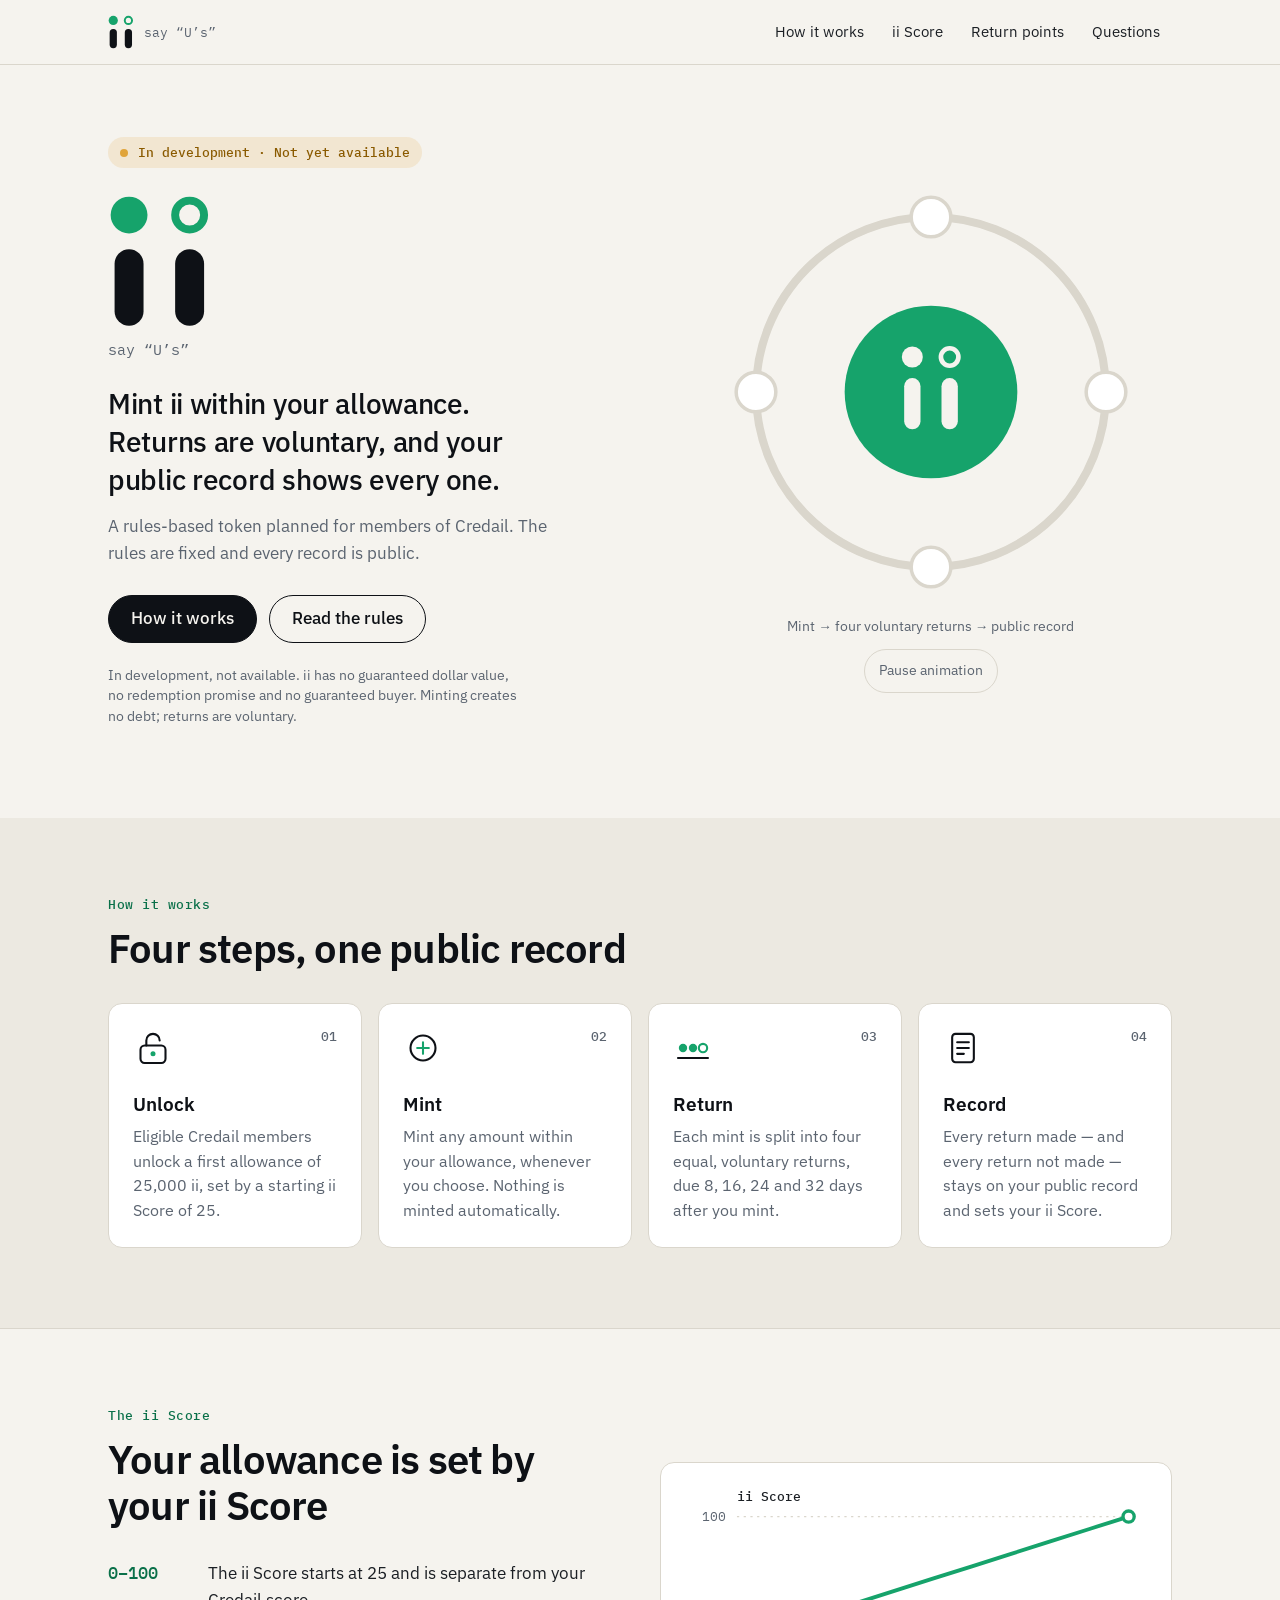
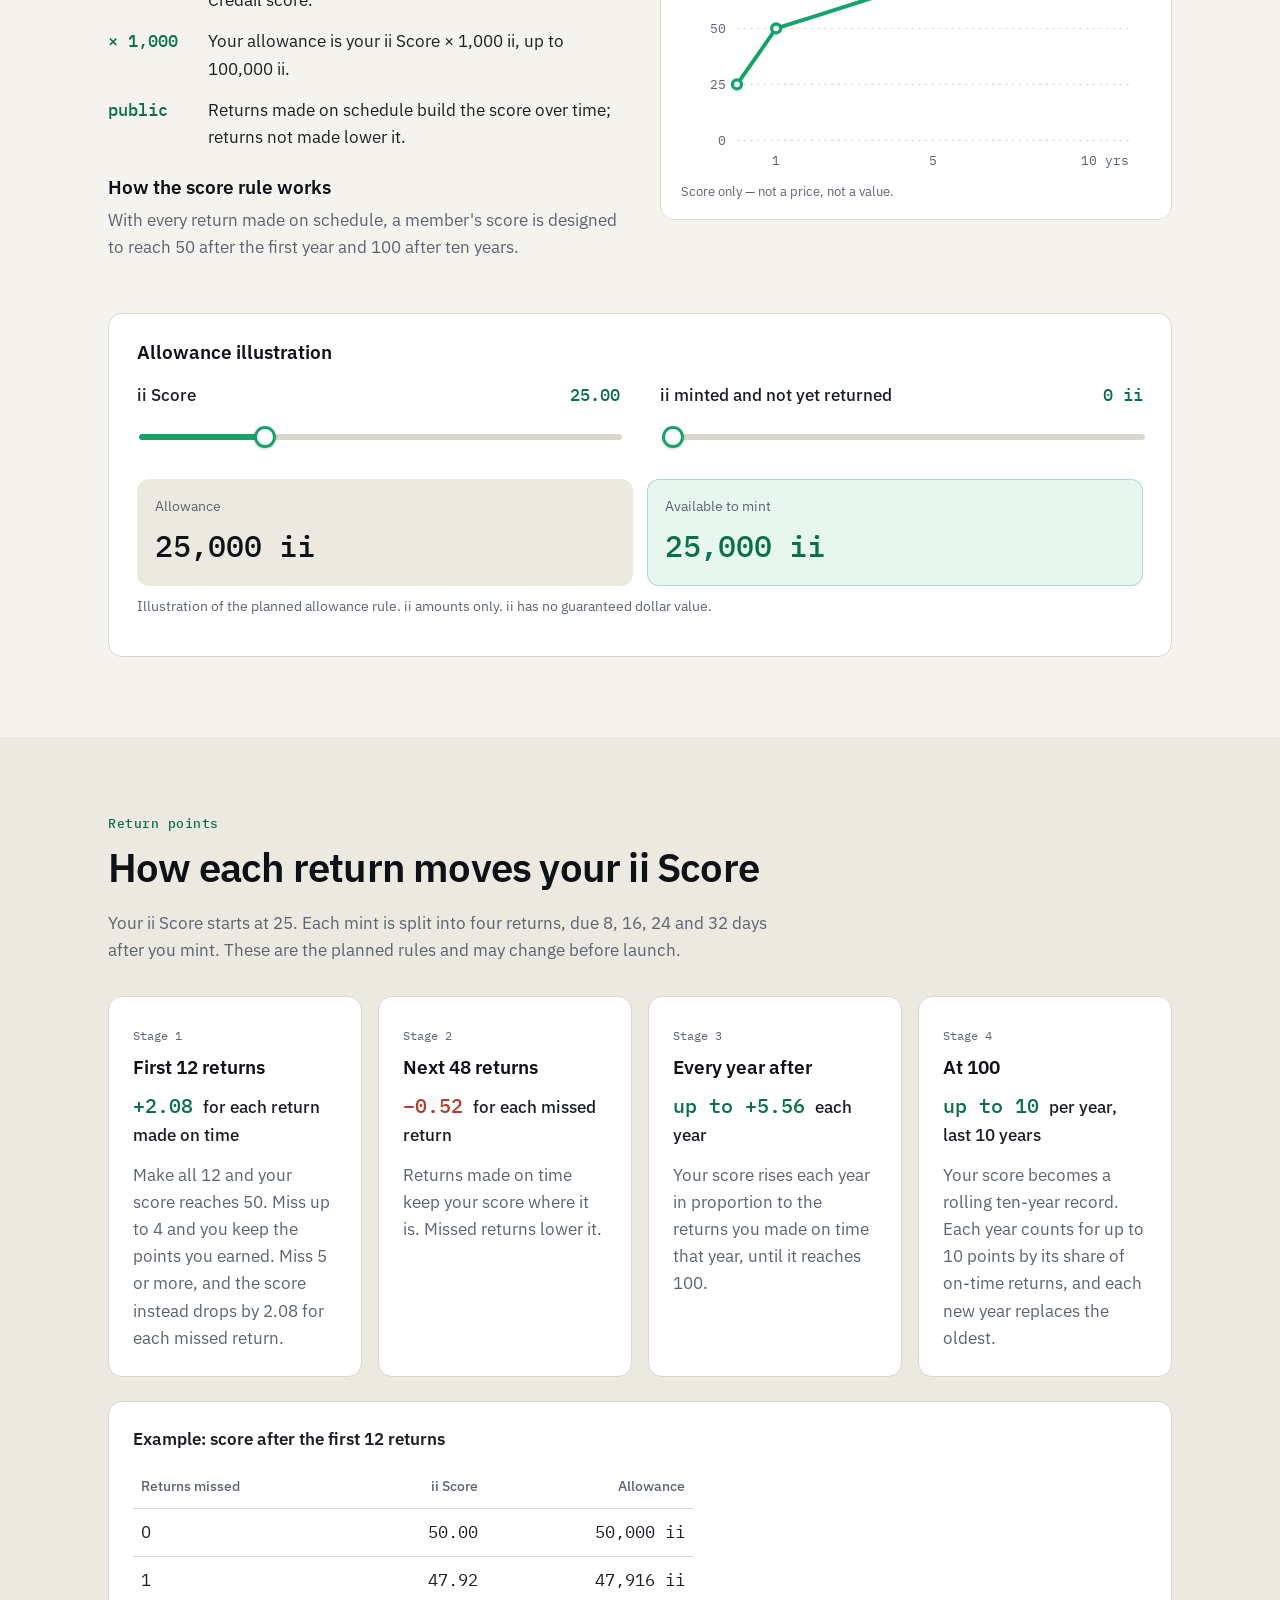
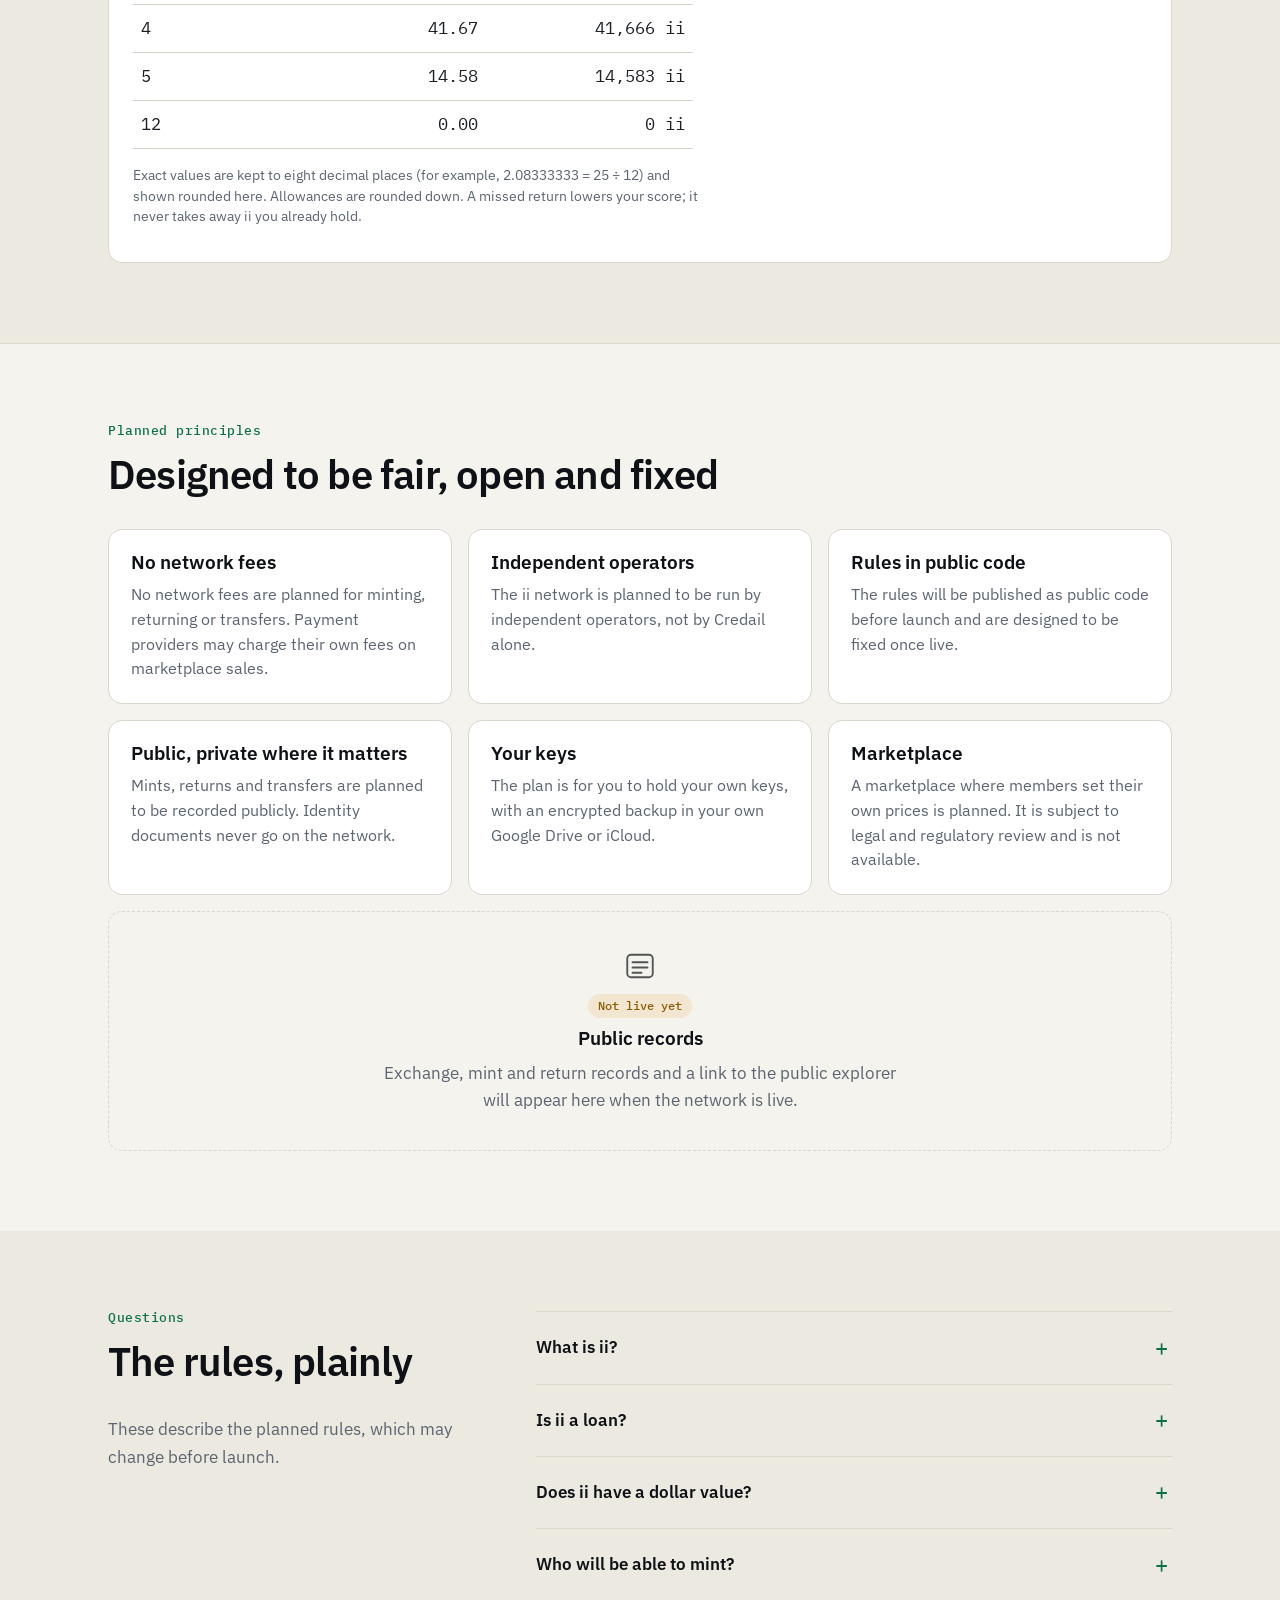
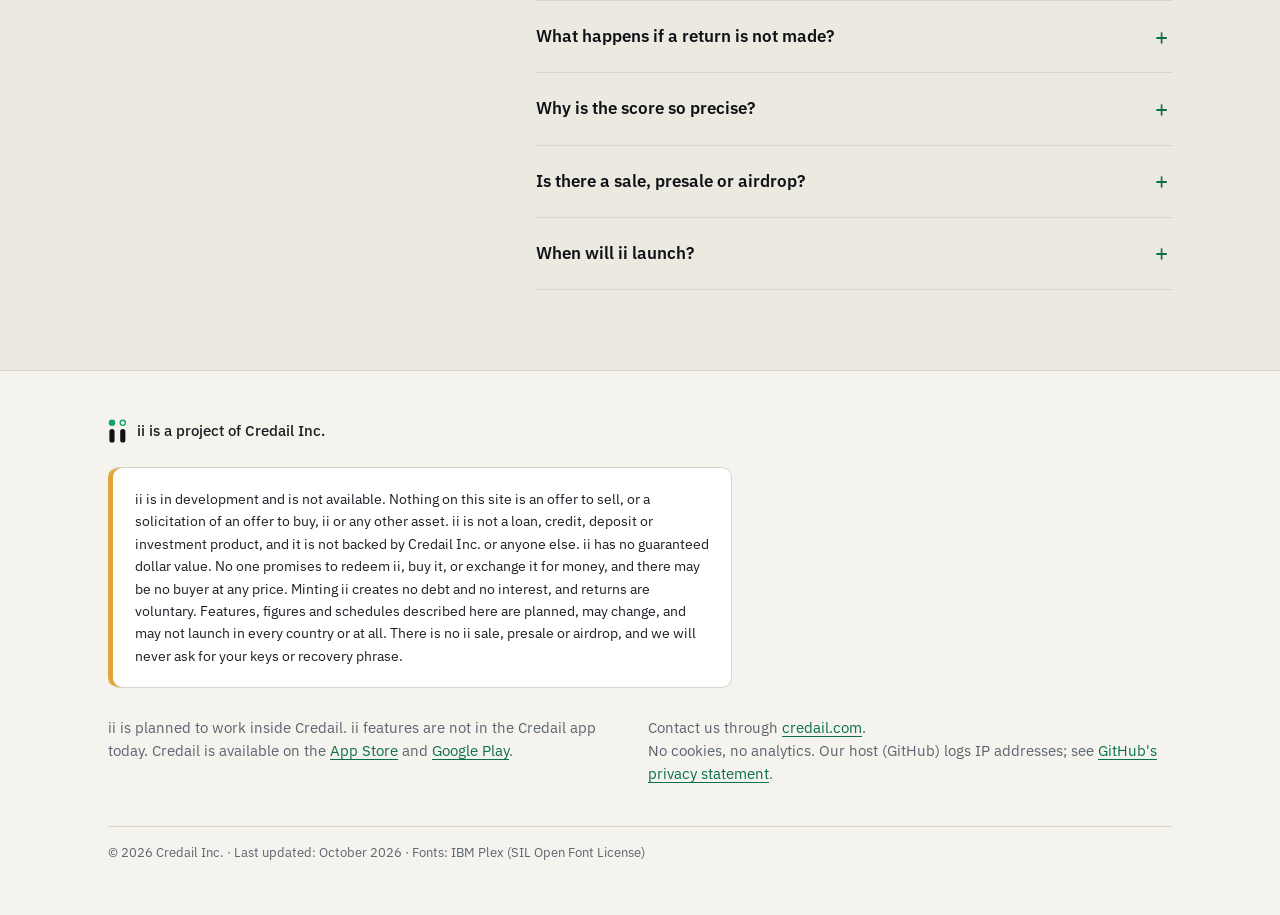
<file: index.html>
<!doctype html>
<html lang="en">
<head>
<meta charset="utf-8">
<meta name="viewport" content="width=device-width, initial-scale=1">
<meta http-equiv="Content-Security-Policy" content="default-src 'none'; script-src 'self'; style-src 'self'; img-src 'self' data:; font-src 'self'; connect-src 'none'; base-uri 'self'; form-action 'none'; object-src 'none'; upgrade-insecure-requests">
<meta name="referrer" content="strict-origin-when-cross-origin">
<meta name="robots" content="noindex,nofollow">
<title>ii — a rules-based token planned for Credail members</title>
<meta name="description" content="ii (say “U’s”) is a rules-based token in development for members of Credail. Mint within your allowance; returns are voluntary; every record is public. Not available yet.">
<link rel="canonical" href="https://ii.money/">
<meta property="og:type" content="website">
<meta property="og:url" content="https://ii.money/">
<meta property="og:title" content="ii · In development">
<meta property="og:description" content="A rules-based token planned for members of Credail. Not available yet.">
<meta property="og:image" content="https://ii.money/assets/img/og.png">
<meta name="twitter:card" content="summary_large_image">
<meta name="theme-color" content="#F5F3EE" media="(prefers-color-scheme: light)">
<meta name="theme-color" content="#0E1116" media="(prefers-color-scheme: dark)">
<link rel="icon" href="favicon.svg" type="image/svg+xml">
<link rel="icon" href="favicon-32.png" sizes="32x32" type="image/png">
<link rel="apple-touch-icon" href="apple-touch-icon.png">
<link rel="preload" href="assets/fonts/ibm-plex-sans-latin-400-normal.woff2" as="font" type="font/woff2" crossorigin>
<link rel="stylesheet" href="assets/css/site.css">
<script src="assets/js/site.js" defer></script>
</head>
<body>
<a class="skip" href="#main">Skip to content</a>

<header class="top">
  <div class="wrap top-in">
    <a class="brand" href="#top" aria-label="ii home">
      <svg class="brand-mark" viewBox="21 8 79 102" aria-hidden="true"><rect x="26" y="50" width="22" height="58" rx="11" class="ink"/><rect x="72" y="50" width="22" height="58" rx="11" class="ink"/><circle cx="37" cy="24" r="14" class="coin"/><circle cx="83" cy="24" r="11" class="ring"/></svg>
      <span class="brand-say">say “U’s”</span>
    </a>
    <nav aria-label="Sections">
      <a href="#how">How it works</a>
      <a href="#score">ii Score</a>
      <a href="#points">Return points</a>
      <a href="#faq">Questions</a>
    </nav>
  </div>
</header>

<main id="main">
<section class="hero" id="top">
  <div class="wrap hero-in">
    <div class="hero-copy">
      <p class="eyebrow"><span class="dot" aria-hidden="true"></span>In development · Not yet available</p>
      <h1 class="hero-title"><span class="sr">ii</span>
        <svg class="hero-mark" viewBox="21 8 79 102" aria-hidden="true"><rect x="26" y="50" width="22" height="58" rx="11" class="ink"/><rect x="72" y="50" width="22" height="58" rx="11" class="ink"/><circle cx="37" cy="24" r="14" class="coin"/><circle cx="83" cy="24" r="11" class="ring"/></svg>
      </h1>
      <p class="say">say “U’s”</p>
      <p class="lead">Mint ii within your allowance. Returns are voluntary, and your public record shows every one.</p>
      <p class="sublead">A rules-based token planned for members of Credail. The rules are fixed and every record is public.</p>
      <div class="ctas">
        <a class="btn primary" href="#how">How it works</a>
        <a class="btn" href="#faq">Read the rules</a>
      </div>
      <p class="fine">In development, not available. ii has no guaranteed dollar value, no redemption promise and no guaranteed buyer. Minting creates no debt; returns are voluntary.</p>
    </div>

    <figure class="hero-art">
      <svg id="cycle" class="cycle" viewBox="0 0 360 360" role="img" aria-labelledby="cycle-t">
        <title id="cycle-t">A minted coin, then four voluntary returns recorded one by one, filling the public record.</title>
        <circle cx="180" cy="180" r="150" class="track"/>
        <circle cx="180" cy="180" r="150" class="progress" pathLength="100"/>
        <g class="ticks">
          <g class="tick t1"><circle cx="180" cy="30" r="17"/><path d="M172 30l6 6 11-12"/></g>
          <g class="tick t2"><circle cx="330" cy="180" r="17"/><path d="M322 180l6 6 11-12"/></g>
          <g class="tick t3"><circle cx="180" cy="330" r="17"/><path d="M172 330l6 6 11-12"/></g>
          <g class="tick t4"><circle cx="30" cy="180" r="17"/><path d="M22 180l6 6 11-12"/></g>
        </g>
        <g class="core">
          <circle cx="180" cy="180" r="74" class="coin-big"/>
          <rect x="157" y="168" width="14" height="44" rx="7" class="core-ink"/>
          <rect x="189" y="168" width="14" height="44" rx="7" class="core-ink"/>
          <circle cx="164" cy="150" r="9" class="core-ink"/>
          <circle cx="196" cy="150" r="7.5" class="core-ring"/>
        </g>
      </svg>
      <figcaption>
        <span>Mint → four voluntary returns → public record</span>
        <button type="button" class="pause" id="pause" aria-pressed="false">Pause animation</button>
      </figcaption>
    </figure>
  </div>
</section>

<section class="band alt" id="how" aria-labelledby="how-h">
  <div class="wrap">
    <p class="kicker">How it works</p>
    <h2 id="how-h">Four steps, one public record</h2>
    <ol class="steps">
      <li>
        <svg viewBox="0 0 48 48" aria-hidden="true"><rect x="9" y="21" width="30" height="21" rx="5" class="i-line"/><path d="M16 21v-6a8 8 0 0 1 16 0" class="i-line"/><circle cx="24" cy="31" r="3" class="i-fill"/></svg>
        <h3>Unlock</h3>
        <p>Eligible Credail members unlock a first allowance of 25,000 ii, set by a starting ii Score of 25.</p>
      </li>
      <li>
        <svg viewBox="0 0 48 48" aria-hidden="true"><circle cx="24" cy="24" r="15" class="i-line"/><path d="M24 17v14M17 24h14" class="i-acc"/></svg>
        <h3>Mint</h3>
        <p>Mint any amount within your allowance, whenever you choose. Nothing is minted automatically.</p>
      </li>
      <li>
        <svg viewBox="0 0 48 48" aria-hidden="true"><path d="M6 36h36" class="i-line"/><circle cx="12" cy="24" r="5" class="i-fill"/><circle cx="24" cy="24" r="5" class="i-fill"/><circle cx="36" cy="24" r="5" class="i-ring"/></svg>
        <h3>Return</h3>
        <p>Each mint is split into four equal, voluntary returns, due 8, 16, 24 and 32 days after you mint.</p>
      </li>
      <li>
        <svg viewBox="0 0 48 48" aria-hidden="true"><rect x="11" y="7" width="26" height="34" rx="4" class="i-line"/><path d="M17 17h14M17 24h14M17 31h8" class="i-line"/></svg>
        <h3>Record</h3>
        <p>Every return made — and every return not made — stays on your public record and sets your ii Score.</p>
      </li>
    </ol>
  </div>
</section>

<section class="band" id="score" aria-labelledby="score-h">
  <div class="wrap two">
    <div>
      <p class="kicker">The ii Score</p>
      <h2 id="score-h">Your allowance is set by your ii Score</h2>
      <ul class="facts">
        <li><span class="mono">0–100</span> The ii Score starts at 25 and is separate from your Credail score.</li>
        <li><span class="mono">× 1,000</span> Your allowance is your ii Score × 1,000 ii, up to 100,000 ii.</li>
        <li><span class="mono">public</span> Returns made on schedule build the score over time; returns not made lower it.</li>
      </ul>
      <h3 class="h3s">How the score rule works</h3>
      <p class="muted">With every return made on schedule, a member's score is designed to reach 50 after the first year and 100 after ten years.</p>
    </div>
    <figure class="chart">
      <svg viewBox="0 0 420 260" role="img" aria-labelledby="chart-t">
        <title id="chart-t">ii Score over ten years with every return made on schedule: 25 at the start, 50 after year one, then rising evenly to 100 after year ten.</title>
        <g class="grid"><path d="M50 30H400M50 130H400M50 180H400M50 230H400"/></g>
        <g class="axis-l"><text x="40" y="34">100</text><text x="40" y="134">50</text><text x="40" y="184">25</text><text x="40" y="234">0</text></g>
        <g class="axis-b"><text x="85" y="252">1</text><text x="225" y="252">5</text><text x="400" y="252" class="end">10 yrs</text></g>
        <text x="50" y="16" class="ytitle">ii Score</text>
        <path class="line" d="M50 180L85 130L120 118.89L155 107.78L190 96.67L225 85.56L260 74.44L295 63.33L330 52.22L365 41.11L400 30.0"/>
        <g class="pts"><circle cx="50" cy="180" r="4"/><circle cx="85" cy="130" r="4"/><circle cx="400" cy="30" r="5"/></g>
      </svg>
      <figcaption>Score only — not a price, not a value.</figcaption>
    </figure>
  </div>
  <div class="wrap">
    <div class="calc" id="calc">
      <h3>Allowance illustration</h3>
      <div class="calc-grid">
        <label for="s-score">ii Score <output id="o-score" class="mono">25.00</output></label>
        <input id="s-score" type="range" min="0" max="100" step="0.01" value="25">
        <label for="s-out">ii minted and not yet returned <output id="o-out" class="mono">0 ii</output></label>
        <input id="s-out" type="range" min="0" max="100000" step="500" value="0">
      </div>
      <div class="calc-res">
        <div><span class="lbl">Allowance</span><span id="r-allow" class="big mono">25,000 ii</span></div>
        <div><span class="lbl">Available to mint</span><span id="r-avail" class="big mono">25,000 ii</span></div>
      </div>
      <p class="fine">Illustration of the planned allowance rule. ii amounts only. ii has no guaranteed dollar value.</p>
    </div>
  </div>
</section>

<section class="band alt" id="points" aria-labelledby="pts-h">
  <div class="wrap">
    <p class="kicker">Return points</p>
    <h2 id="pts-h">How each return moves your ii Score</h2>
    <p class="muted intro">Your ii Score starts at 25. Each mint is split into four returns, due 8, 16, 24 and 32 days after you mint. These are the planned rules and may change before launch.</p>
    <ol class="stages">
      <li>
        <span class="stage-n mono">Stage 1</span>
        <h3>First 12 returns</h3>
        <p class="pts"><span class="up mono">+2.08</span> for each return made on time</p>
        <p>Make all 12 and your score reaches 50. Miss up to 4 and you keep the points you earned. Miss 5 or more, and the score instead drops by 2.08 for each missed return.</p>
      </li>
      <li>
        <span class="stage-n mono">Stage 2</span>
        <h3>Next 48 returns</h3>
        <p class="pts"><span class="down mono">−0.52</span> for each missed return</p>
        <p>Returns made on time keep your score where it is. Missed returns lower it.</p>
      </li>
      <li>
        <span class="stage-n mono">Stage 3</span>
        <h3>Every year after</h3>
        <p class="pts"><span class="up mono">up to +5.56</span> each year</p>
        <p>Your score rises each year in proportion to the returns you made on time that year, until it reaches 100.</p>
      </li>
      <li>
        <span class="stage-n mono">Stage 4</span>
        <h3>At 100</h3>
        <p class="pts"><span class="up mono">up to 10</span> per year, last 10 years</p>
        <p>Your score becomes a rolling ten-year record. Each year counts for up to 10 points by its share of on-time returns, and each new year replaces the oldest.</p>
      </li>
    </ol>
    <div class="ex">
      <table>
        <caption>Example: score after the first 12 returns</caption>
        <thead><tr><th scope="col">Returns missed</th><th scope="col" class="n">ii Score</th><th scope="col" class="n">Allowance</th></tr></thead>
        <tbody>
          <tr><td>0</td><td class="n mono">50.00</td><td class="n mono">50,000 ii</td></tr>
          <tr><td>1</td><td class="n mono">47.92</td><td class="n mono">47,916 ii</td></tr>
          <tr><td>4</td><td class="n mono">41.67</td><td class="n mono">41,666 ii</td></tr>
          <tr><td>5</td><td class="n mono">14.58</td><td class="n mono">14,583 ii</td></tr>
          <tr><td>12</td><td class="n mono">0.00</td><td class="n mono">0 ii</td></tr>
        </tbody>
      </table>
      <p class="fine">Exact values are kept to eight decimal places (for example, 2.08333333 = 25 ÷ 12) and shown rounded here. Allowances are rounded down. A missed return lowers your score; it never takes away ii you already hold.</p>
    </div>
  </div>
</section>

<section class="band" id="principles" aria-labelledby="pr-h">
  <div class="wrap">
    <p class="kicker">Planned principles</p>
    <h2 id="pr-h">Designed to be fair, open and fixed</h2>
    <div class="cards">
      <article><h3>No network fees</h3><p>No network fees are planned for minting, returning or transfers. Payment providers may charge their own fees on marketplace sales.</p></article>
      <article><h3>Independent operators</h3><p>The ii network is planned to be run by independent operators, not by Credail alone.</p></article>
      <article><h3>Rules in public code</h3><p>The rules will be published as public code before launch and are designed to be fixed once live.</p></article>
      <article><h3>Public, private where it matters</h3><p>Mints, returns and transfers are planned to be recorded publicly. Identity documents never go on the network.</p></article>
      <article><h3>Your keys</h3><p>The plan is for you to hold your own keys, with an encrypted backup in your own Google Drive or iCloud.</p></article>
      <article><h3>Marketplace</h3><p>A marketplace where members set their own prices is planned. It is subject to legal and regulatory review and is not available.</p></article>
    </div>
    <div class="records" id="records" aria-labelledby="rec-h">
      <svg viewBox="0 0 48 48" aria-hidden="true"><rect x="7" y="9" width="34" height="30" rx="5" class="i-line"/><path d="M14 19h20M14 26h20M14 33h12" class="i-line"/></svg>
      <span class="pill">Not live yet</span>
      <h3 id="rec-h">Public records</h3>
      <p>Exchange, mint and return records and a link to the public explorer will appear here when the network is live.</p>
    </div>
  </div>
</section>

<section class="band alt" id="faq" aria-labelledby="faq-h">
  <div class="wrap faq">
    <div class="faq-head">
    <p class="kicker">Questions</p>
    <h2 id="faq-h">The rules, plainly</h2>
    <p class="muted">These describe the planned rules, which may change before launch.</p>
    </div>
    <div class="faq-list">
    <details><summary>What is ii?</summary><p>ii (say “U’s”) is a rules-based token in development for members of Credail. Members will be able to mint ii within an allowance set by their ii Score, make voluntary returns, and build a public record.</p></details>
    <details><summary>Is ii a loan?</summary><p>No. Minting ii creates no debt and no obligation to repay, and there is no interest. Returns are voluntary; they affect your ii Score and your future allowance.</p></details>
    <details><summary>Does ii have a dollar value?</summary><p>ii has no guaranteed dollar value. No one promises to redeem ii, buy it, or exchange it for money, and there may be no buyer at any price.</p></details>
    <details><summary>Who will be able to mint?</summary><p>Eligible Credail members who pass the planned checks, including a verified phone number and device checks.</p></details>
    <details><summary>What happens if a return is not made?</summary><p>It stays on your public record and lowers your ii Score, which lowers your future allowance. Under the planned rules, nothing you already hold is taken away.</p></details>
    <details><summary>Why is the score so precise?</summary><p>Scores are designed to be calculated exactly and kept to eight decimal places, so anyone can check every result once the rules are public. They are shown rounded.</p></details>
    <details><summary>Is there a sale, presale or airdrop?</summary><p>No. There is no ii sale, presale or airdrop, and we will never ask for your keys or recovery phrase.</p></details>
    <details><summary>When will ii launch?</summary><p>There is no launch date yet. This page will be updated.</p></details>
    </div>
  </div>
</section>
</main>

<footer class="foot">
  <div class="wrap">
    <div class="foot-brand">
      <svg class="brand-mark" viewBox="21 8 79 102" aria-hidden="true"><rect x="26" y="50" width="22" height="58" rx="11" class="ink"/><rect x="72" y="50" width="22" height="58" rx="11" class="ink"/><circle cx="37" cy="24" r="14" class="coin"/><circle cx="83" cy="24" r="11" class="ring"/></svg>
      <span>ii is a project of Credail Inc.</span>
    </div>
    <p class="disclaimer">ii is in development and is not available. Nothing on this site is an offer to sell, or a solicitation of an offer to buy, ii or any other asset. ii is not a loan, credit, deposit or investment product, and it is not backed by Credail Inc. or anyone else. ii has no guaranteed dollar value. No one promises to redeem ii, buy it, or exchange it for money, and there may be no buyer at any price. Minting ii creates no debt and no interest, and returns are voluntary. Features, figures and schedules described here are planned, may change, and may not launch in every country or at all. There is no ii sale, presale or airdrop, and we will never ask for your keys or recovery phrase.</p>
    <div class="foot-grid">
      <p>ii is planned to work inside Credail. ii features are not in the Credail app today. Credail is available on the <a href="https://apps.apple.com/us/app/credail/id6777994889" rel="noopener noreferrer">App Store</a> and <a href="https://play.google.com/store/apps/details?id=com.credail.app" rel="noopener noreferrer">Google Play</a>.</p>
      <p>Contact us through <a href="https://credail.com" rel="noopener noreferrer">credail.com</a>.<br>No cookies, no analytics. Our host (GitHub) logs IP addresses; see <a href="https://docs.github.com/site-policy/privacy-policies/github-general-privacy-statement" rel="noopener noreferrer">GitHub's privacy statement</a>.</p>
    </div>
    <p class="meta">© 2026 Credail Inc. · Last updated: October 2026 · Fonts: IBM Plex (SIL Open Font License)</p>
  </div>
</footer>
</body>
</html>
</file>
<file: assets/css/site.css>
/* ii — pre-launch site. Self-hosted IBM Plex (SIL OFL 1.1). No external requests. */
@font-face { font-family: "Plex"; src: url("../fonts/ibm-plex-sans-latin-400-normal.woff2") format("woff2"); font-weight: 400; font-display: swap; }
@font-face { font-family: "Plex"; src: url("../fonts/ibm-plex-sans-latin-500-normal.woff2") format("woff2"); font-weight: 500; font-display: swap; }
@font-face { font-family: "Plex"; src: url("../fonts/ibm-plex-sans-latin-600-normal.woff2") format("woff2"); font-weight: 600; font-display: swap; }
@font-face { font-family: "Plex Mono"; src: url("../fonts/ibm-plex-mono-latin-400-normal.woff2") format("woff2"); font-weight: 400; font-display: swap; }
@font-face { font-family: "Plex Mono"; src: url("../fonts/ibm-plex-mono-latin-500-normal.woff2") format("woff2"); font-weight: 500; font-display: swap; }

:root {
  --bg: #F5F3EE; --surface: #FFFFFF; --band: #ECE9E1; --ink: #0E1116; --text: #1B1F24; --muted: #5B6470; --line: #DAD6CC;
  --green: #16A36B; --green-text: #0A7049; --amber: #E0A43A; --amber-text: #8A5A00; --red: #D45C4C; --red-text: #B23A2E;
  --focus: #0A7049; --radius: 14px; --wrap: 1120px;
}
@media (prefers-color-scheme: dark) {
  :root {
    --bg: #0E1116; --surface: #161A21; --band: #12161C; --ink: #ECEAE4; --text: #E4E2DC; --muted: #9AA3AE; --line: #2A3038;
    --green: #22B97A; --green-text: #5FD8A2; --amber: #E8B04A; --amber-text: #F0C46E; --red: #E06A5A; --red-text: #F29486; --focus: #5FD8A2;
  }
}

* { box-sizing: border-box; }
html { scroll-behavior: smooth; -webkit-text-size-adjust: 100%; }
@media (prefers-reduced-motion: reduce) { html { scroll-behavior: auto; } }
body { margin: 0; background: var(--bg); color: var(--text); font: 400 17px/1.6 "Plex", -apple-system, "Segoe UI", Roboto, sans-serif; }
.wrap { max-width: var(--wrap); margin: 0 auto; padding: 0 16px; }
@media (min-width: 720px) { .wrap { padding: 0 28px; } }
.narrow { max-width: 760px; }
a { color: var(--green-text); text-underline-offset: 3px; }
a:focus-visible, button:focus-visible, summary:focus-visible, input:focus-visible { outline: 3px solid var(--focus); outline-offset: 3px; border-radius: 6px; }
.skip { position: absolute; left: -999px; top: 8px; background: var(--ink); color: var(--bg); padding: 8px 12px; border-radius: 8px; z-index: 10; }
.skip:focus { left: 8px; }
.sr { position: absolute; width: 1px; height: 1px; overflow: hidden; clip: rect(0 0 0 0); white-space: nowrap; }
.mono { font-family: "Plex Mono", ui-monospace, Menlo, monospace; }
h1, h2, h3 { color: var(--ink); line-height: 1.15; margin: 0; }
h2 { font-size: clamp(28px, 4vw, 40px); font-weight: 600; letter-spacing: -0.01em; margin-bottom: 28px; }
h3 { font-size: 19px; font-weight: 600; }
p { margin: 0 0 12px; }
.muted { color: var(--muted); }
.fine { color: var(--muted); font-size: 13.5px; line-height: 1.5; }
.kicker { font: 500 13px/1 "Plex Mono", monospace; letter-spacing: 0.04em; color: var(--green-text); margin-bottom: 14px; }

/* logo parts — shared by header and hero marks */
.ink { fill: var(--ink); } .coin { fill: var(--green); } .ring { fill: none; stroke: var(--green); stroke-width: 6; }

/* header */
.top { position: sticky; top: 0; z-index: 5; background: color-mix(in srgb, var(--bg) 88%, transparent); backdrop-filter: saturate(140%) blur(10px); border-bottom: 1px solid var(--line); }
.top-in { display: flex; align-items: center; justify-content: space-between; height: 60px; }
.brand { display: flex; align-items: center; gap: 10px; text-decoration: none; color: var(--muted); }
.brand-mark { width: 34px; height: 34px; }
.brand-say { font-size: 13px; }
nav { display: flex; gap: 18px; }
nav a { color: var(--text); text-decoration: none; font-size: 15px; padding: 10px 2px; }
nav a:hover { color: var(--green-text); }
@media (max-width: 560px) { nav a[href="#score"] { display: none; } .brand-say { display: none; } nav { gap: 14px; } }

/* hero */
.hero { padding: 56px 0 72px; }
.hero-in { display: grid; gap: 48px; align-items: center; }
@media (min-width: 900px) { .hero-in { grid-template-columns: 1.05fr 0.95fr; } .hero { padding: 88px 0 96px; } }
.eyebrow { display: inline-flex; align-items: center; gap: 10px; font: 500 13px/1 "Plex Mono", monospace; color: var(--amber-text); background: color-mix(in srgb, var(--amber) 16%, transparent); padding: 9px 12px; border-radius: 999px; margin-bottom: 26px; }
.eyebrow .dot { width: 8px; height: 8px; border-radius: 50%; background: var(--amber); }
.hero-mark { width: clamp(120px, 18vw, 170px); height: auto; display: block; margin-left: -14px; }
.say { font: 400 15px/1 "Plex Mono", monospace; color: var(--muted); margin: 4px 0 26px; }
.lead { font-size: clamp(22px, 2.6vw, 28px); line-height: 1.35; color: var(--ink); font-weight: 500; max-width: 30ch; margin-bottom: 14px; }
.sublead { color: var(--muted); max-width: 46ch; margin-bottom: 28px; }
.ctas { display: flex; flex-wrap: wrap; gap: 12px; margin-bottom: 22px; }
.btn { display: inline-flex; align-items: center; min-height: 48px; padding: 0 22px; border-radius: 999px; border: 1.5px solid var(--ink); color: var(--ink); text-decoration: none; font-weight: 500; }
.btn.primary { background: var(--ink); color: var(--bg); }
.btn:hover { transform: translateY(-1px); }
.hero-copy .fine { max-width: 52ch; }

/* hero animation: mint -> four voluntary returns -> record */
.hero-art { margin: 0; justify-self: center; width: min(100%, 440px); }
.cycle { width: 100%; height: auto; display: block; }
.track { fill: none; stroke: var(--line); stroke-width: 10; }
.progress { fill: none; stroke: var(--green); stroke-width: 10; stroke-linecap: round; stroke-dasharray: 100; stroke-dashoffset: 100; transform: rotate(-90deg); transform-origin: 180px 180px; animation: fill 6s ease-in-out infinite; }
.tick circle { fill: var(--surface); stroke: var(--line); stroke-width: 3; }
.tick path { fill: none; stroke: var(--green-text); stroke-width: 3.5; stroke-linecap: round; stroke-linejoin: round; opacity: 0; }
.tick path { animation: m1 6s infinite; }
.t2 path { animation-name: m2; } .t3 path { animation-name: m3; } .t4 path { animation-name: m4; }
.coin-big { fill: var(--green); }
.core-ink { fill: var(--bg); }
.core { transform-origin: 180px 180px; animation: pulse 6s ease-in-out infinite; }
@keyframes fill { 0% { stroke-dashoffset: 100; } 80%, 92% { stroke-dashoffset: 0; } 100% { stroke-dashoffset: 100; } }
@keyframes m1 { 0%, 16% { opacity: 0; } 22%, 92% { opacity: 1; } 100% { opacity: 0; } }
@keyframes m2 { 0%, 36% { opacity: 0; } 42%, 92% { opacity: 1; } 100% { opacity: 0; } }
@keyframes m3 { 0%, 56% { opacity: 0; } 62%, 92% { opacity: 1; } 100% { opacity: 0; } }
@keyframes m4 { 0%, 76% { opacity: 0; } 82%, 92% { opacity: 1; } 100% { opacity: 0; } }
@keyframes pulse { 0%, 100% { transform: scale(0.96); } 8% { transform: scale(1); } }
.cycle.paused *, .cycle.paused { animation-play-state: paused !important; }
@media (prefers-reduced-motion: reduce) {
  .progress { animation: none; stroke-dashoffset: 0; }
  .tick path { animation: none; opacity: 1; }
  .core { animation: none; }
  .pause { display: none; }
}
.hero-art figcaption { display: flex; flex-wrap: wrap; justify-content: space-between; align-items: center; gap: 12px; margin-top: 14px; color: var(--muted); font-size: 13.5px; }
.pause { white-space: nowrap; background: none; border: 1px solid var(--line); color: var(--muted); border-radius: 999px; min-height: 36px; padding: 0 14px; font: inherit; cursor: pointer; }

/* bands */
.band { padding: 72px 0; }
.band.alt { background: var(--band); }
.steps { list-style: none; padding: 0; margin: 0; display: grid; gap: 16px; counter-reset: s; }
@media (min-width: 720px) { .steps { grid-template-columns: repeat(2, 1fr); } }
@media (min-width: 1000px) { .steps { grid-template-columns: repeat(4, 1fr); } }
.steps li { background: var(--surface); border: 1px solid var(--line); border-radius: var(--radius); padding: 22px; position: relative; }
.steps li::before { counter-increment: s; content: "0" counter(s); position: absolute; top: 20px; right: 20px; font: 500 13px "Plex Mono", monospace; color: var(--muted); }
.steps svg { width: 44px; height: 44px; margin-bottom: 14px; }
.steps h3 { margin-bottom: 8px; }
.steps p { color: var(--muted); font-size: 15.5px; margin: 0; }
.i-line { fill: none; stroke: var(--ink); stroke-width: 2.5; stroke-linecap: round; stroke-linejoin: round; }
.i-fill { fill: var(--green); }
.i-ring { fill: none; stroke: var(--green); stroke-width: 2.5; }
.i-paper { fill: none; stroke: var(--surface); stroke-width: 3; stroke-linecap: round; }

/* score */
.two { display: grid; gap: 40px; align-items: center; }
@media (min-width: 900px) { .two { grid-template-columns: 1fr 1fr; } }
.facts { list-style: none; padding: 0; margin: 0 0 26px; display: grid; gap: 14px; }
.facts li { display: grid; grid-template-columns: 88px 1fr; gap: 12px; align-items: baseline; }
.facts .mono { color: var(--green-text); font-weight: 500; }
.h3s { margin: 0 0 8px; }
.chart { margin: 0; background: var(--surface); border: 1px solid var(--line); border-radius: var(--radius); padding: 18px; }
.chart svg { width: 100%; height: auto; display: block; }
.chart .grid path { stroke: var(--line); stroke-width: 1; }
.chart text { fill: var(--muted); font: 12px "Plex Mono", monospace; }
.axis-l text { text-anchor: end; }
.axis-b text { text-anchor: middle; }
.chart .line { fill: none; stroke: var(--green); stroke-width: 3.5; stroke-linejoin: round; stroke-linecap: round; }
.chart .pts circle { fill: var(--surface); stroke: var(--green); stroke-width: 3; }
@media (max-width: 560px) { .chart text { font-size: 15px; } }
.chart figcaption { color: var(--muted); font-size: 13px; margin-top: 8px; }

.calc { margin-top: 40px; background: var(--surface); border: 1px solid var(--line); border-radius: var(--radius); padding: 24px; }
.calc h3 { margin-bottom: 18px; }
.calc-grid { display: grid; gap: 10px 24px; }
@media (min-width: 820px) { .calc-grid { grid-template-columns: 1fr 1fr; grid-auto-flow: column; grid-template-rows: auto auto; } }
.calc label { display: flex; justify-content: space-between; font-weight: 500; }
.calc output { color: var(--green-text); }
input[type=range] { width: 100%; accent-color: var(--green); min-height: 44px; }
.calc-res { display: grid; gap: 14px; margin: 18px 0 10px; }
@media (min-width: 620px) { .calc-res { grid-template-columns: 1fr 1fr; } }
.calc-res > div { background: var(--band); border-radius: 10px; padding: 14px 16px; }
.lbl { display: block; color: var(--muted); font-size: 14px; }
.big { font-size: 26px; color: var(--ink); font-weight: 500; }

/* principles */
.cards { display: grid; gap: 16px; }
@media (min-width: 720px) { .cards { grid-template-columns: repeat(2, 1fr); } }
@media (min-width: 1000px) { .cards { grid-template-columns: repeat(3, 1fr); } }
.cards article { background: var(--surface); border: 1px solid var(--line); border-radius: var(--radius); padding: 22px; }
.cards h3 { margin-bottom: 8px; }
.cards p { color: var(--muted); font-size: 15.5px; margin: 0; }

/* records */
.records { display: flex; gap: 20px; align-items: flex-start; background: var(--surface); border: 1px dashed var(--line); border-radius: var(--radius); padding: 28px; }
.records svg { width: 48px; height: 48px; flex: none; }
.records h2 { margin-bottom: 8px; font-size: 26px; }
.records p { color: var(--muted); margin: 0; }

/* faq */
details { border-bottom: 1px solid var(--line); padding: 4px 0; }
summary { cursor: pointer; list-style: none; padding: 16px 32px 16px 0; font-weight: 600; color: var(--ink); position: relative; }
summary::-webkit-details-marker { display: none; }
summary::after { content: "+"; position: absolute; right: 4px; top: 12px; font: 400 24px/1 "Plex Mono", monospace; color: var(--green-text); }
details[open] summary::after { content: "−"; }
details p { color: var(--muted); padding-bottom: 12px; }

/* footer */
.foot { border-top: 1px solid var(--line); padding: 48px 0 40px; font-size: 14.5px; color: var(--muted); }
.disclaimer { background: var(--surface); border: 1px solid var(--line); border-left: 4px solid var(--amber); border-radius: 10px; padding: 18px 20px; color: var(--text); margin-bottom: 28px; }
.foot-grid { display: grid; gap: 16px; }
@media (min-width: 820px) { .foot-grid { grid-template-columns: 1fr 1fr; } }
.meta { margin-top: 20px; font-size: 13px; }

/* ── UI review (Oct 6, 2026) ─────────────────────────────────────────────── */
/* 1 rhythm + alternating bands */
.hero { padding: 48px 0 64px; }
@media (min-width: 900px) { .hero { padding: 72px 0 80px; } }
.band { padding: 80px 0; }
@media (max-width: 719px) { .band { padding: 56px 0; } }
.band + .band:not(.alt), .hero + .band:not(.alt) { border-top: 1px solid var(--line); }
/* 2 focus keeps pill shape; calmer hovers */
a:focus-visible, button:focus-visible, summary:focus-visible, input:focus-visible { border-radius: 0; }
a:not(.btn):focus-visible, summary:focus-visible { border-radius: 6px; }
.btn, .pause { transition: background-color .15s, color .15s, border-color .15s; }
.btn:hover { background: color-mix(in srgb, var(--ink) 8%, transparent); transform: none; }
.btn.primary:hover { background: color-mix(in srgb, var(--ink) 86%, var(--green)); }
@media (prefers-reduced-motion: reduce) { .btn, .pause { transition: none; } }
/* 3 wordmark flush left */
.hero-mark { width: clamp(76px, 10vw, 104px); margin-left: 0; }
.say { margin: 14px 0 28px; }
.brand-mark { width: 26px; height: 34px; }
/* 4 logo ring inside the big coin */
.core-ring { fill: none; stroke: var(--bg); stroke-width: 4; }
/* 5 lighter ring, smaller on mobile, centred caption */
.track, .progress { stroke-width: 7; }
.hero-art { width: min(100%, 300px); }
@media (min-width: 900px) { .hero-art { width: min(100%, 420px); } }
.hero-art figcaption { justify-content: center; text-align: center; }
.pause { min-height: 44px; }
/* 6 chart */
.chart .end { text-anchor: end; }
.chart .ytitle { text-anchor: start; font-weight: 500; fill: var(--text); }
.chart .grid path { stroke-dasharray: 2 4; }
.chart { padding: 20px 20px 16px; }
/* 7 sliders: styled track with fill (--p set by site.js) */
input[type=range] { -webkit-appearance: none; appearance: none; background: transparent; height: 44px; cursor: pointer; --p: 25%; }
input[type=range]::-webkit-slider-runnable-track { height: 6px; border-radius: 3px; background: linear-gradient(to right, var(--green) var(--p), var(--line) var(--p)); }
input[type=range]::-moz-range-track { height: 6px; border-radius: 3px; background: var(--line); }
input[type=range]::-moz-range-progress { height: 6px; border-radius: 3px; background: var(--green); }
input[type=range]::-webkit-slider-thumb { -webkit-appearance: none; width: 22px; height: 22px; margin-top: -8px; border-radius: 50%; background: var(--surface); border: 3px solid var(--green); box-shadow: 0 1px 3px rgba(0,0,0,.2); }
input[type=range]::-moz-range-thumb { width: 16px; height: 16px; border-radius: 50%; background: var(--surface); border: 3px solid var(--green); }
input[type=range]:focus-visible { outline-offset: 0; }
/* 8 result tiles: "Available to mint" is the answer */
.calc { padding: 28px; }
.calc-grid { gap: 4px 40px; }
.calc label { align-items: baseline; }
.calc-res > div { padding: 16px 18px; border-radius: 12px; }
.calc-res > div:last-child { background: color-mix(in srgb, var(--green) 10%, var(--surface)); box-shadow: inset 0 0 0 1px color-mix(in srgb, var(--green) 30%, transparent); }
.calc-res > div:last-child .big { color: var(--green-text); }
.big { display: block; margin-top: 4px; font-size: clamp(24px, 3vw, 30px); letter-spacing: -0.01em; }
/* 9 public records as a quiet empty state */
.records { margin-top: 16px; flex-direction: column; align-items: center; text-align: center; gap: 10px; padding: 36px 24px; background: transparent; border: 1.5px dashed var(--line); }
.records svg { width: 36px; height: 36px; opacity: .7; }
.records h3 { font-size: 19px; }
.records p { max-width: 52ch; }
.pill { font: 500 12px/1 "Plex Mono", monospace; color: var(--amber-text); background: color-mix(in srgb, var(--amber) 16%, transparent); padding: 6px 10px; border-radius: 999px; }
/* 10 FAQ on the page's left edge */
.faq { display: grid; gap: 8px 64px; }
@media (min-width: 900px) { .faq { grid-template-columns: 4fr 7fr; } .faq-head { position: sticky; top: 88px; align-self: start; } }
summary { padding: 18px 40px 18px 0; transition: color .15s; }
summary:hover { color: var(--green-text); }
summary::after { top: 50%; transform: translateY(-50%); right: 4px; font-size: 22px; }
.faq-list details:first-child { border-top: 1px solid var(--line); }
details p { max-width: 62ch; padding-bottom: 8px; }
/* 11 one icon language: ink outline + one green accent */
.i-acc { fill: none; stroke: var(--green); stroke-width: 2.5; stroke-linecap: round; }
.steps svg { width: 40px; height: 40px; margin-bottom: 18px; }
.steps li { padding: 24px; }
.steps li::before { top: 24px; right: 24px; }
/* 12 dark mode: visible bands, lifted cards, green primary */
@media (prefers-color-scheme: dark) {
  :root { --band: #141920; --surface: #1A1F27; --line: #2C333D; }
  .eyebrow, .pill { background: color-mix(in srgb, var(--amber) 14%, transparent); }
  .btn.primary { background: var(--green); color: #0E1116; border-color: var(--green); }
  .btn.primary:hover { background: color-mix(in srgb, var(--green) 88%, #ffffff); }
}
/* 13 footer: brand row, readable disclaimer, clean accent */
.foot-brand { display: flex; align-items: center; gap: 10px; margin-bottom: 24px; color: var(--text); font-weight: 500; }
.foot-brand .brand-mark { width: 19px; height: 24px; }
.disclaimer { max-width: 78ch; border-left-width: 1px; box-shadow: inset 4px 0 0 var(--amber); padding: 20px 22px 20px 26px; font-size: 14px; line-height: 1.6; }
.foot-grid p { max-width: 60ch; }
.meta { border-top: 1px solid var(--line); padding-top: 16px; margin-top: 28px; }
/* 15 header + rhythm (kickers stay sentence case so "ii" never becomes "II") */
.top-in { height: 64px; }
nav { gap: 4px; }
nav a { padding: 12px; border-radius: 8px; min-height: 44px; display: inline-flex; align-items: center; }
nav a:hover { background: color-mix(in srgb, var(--ink) 6%, transparent); color: var(--ink); }
.brand-say { font: 400 13px/1 "Plex Mono", monospace; }
h2 { letter-spacing: -0.02em; margin-bottom: 32px; }
.lead { max-width: 26ch; letter-spacing: -0.01em; }
.cards article, .steps li { transition: border-color .15s; }
.cards article:hover, .steps li:hover { border-color: color-mix(in srgb, var(--green) 40%, var(--line)); }
#how, #score, #principles, #faq { scroll-margin-top: 72px; }
.facts li { align-items: start; }

/* Return points (Oct 6, 2026) */
#points { scroll-margin-top: 72px; }
.intro { max-width: 68ch; margin: -12px 0 32px; }
.stages { list-style: none; padding: 0; margin: 0; display: grid; gap: 16px; grid-template-columns: 1fr; }
@media (min-width: 720px) { .stages { grid-template-columns: 1fr 1fr; } }
@media (min-width: 1040px) { .stages { grid-template-columns: repeat(4, 1fr); } }
.stages li { background: var(--surface); border: 1px solid var(--line); border-radius: 14px; padding: 24px; }
.stage-n { font-size: 12px; color: var(--muted); }
.stages h3 { margin: 8px 0 12px; }
.pts { margin: 0 0 12px; font-weight: 500; color: var(--text); }
.pts span { display: inline-block; font-size: 20px; margin-right: 6px; }
.up { color: var(--green-text); }
.down { color: var(--red-text); }
.stages p:last-child { margin: 0; color: var(--muted); }
.ex { margin-top: 24px; background: var(--surface); border: 1px solid var(--line); border-radius: 14px; padding: 24px; }
.ex table { width: 100%; max-width: 560px; border-collapse: collapse; }
.ex caption { text-align: left; font-weight: 600; margin-bottom: 12px; color: var(--text); }
.ex th, .ex td { padding: 10px 8px; border-bottom: 1px solid var(--line); text-align: left; }
.ex th { font-weight: 500; color: var(--muted); font-size: 14px; }
.ex .n { text-align: right; }
.ex .fine { margin-top: 16px; max-width: 72ch; }
@media (max-width: 560px) { nav a[href="#points"] { display: none; } }
</file>
